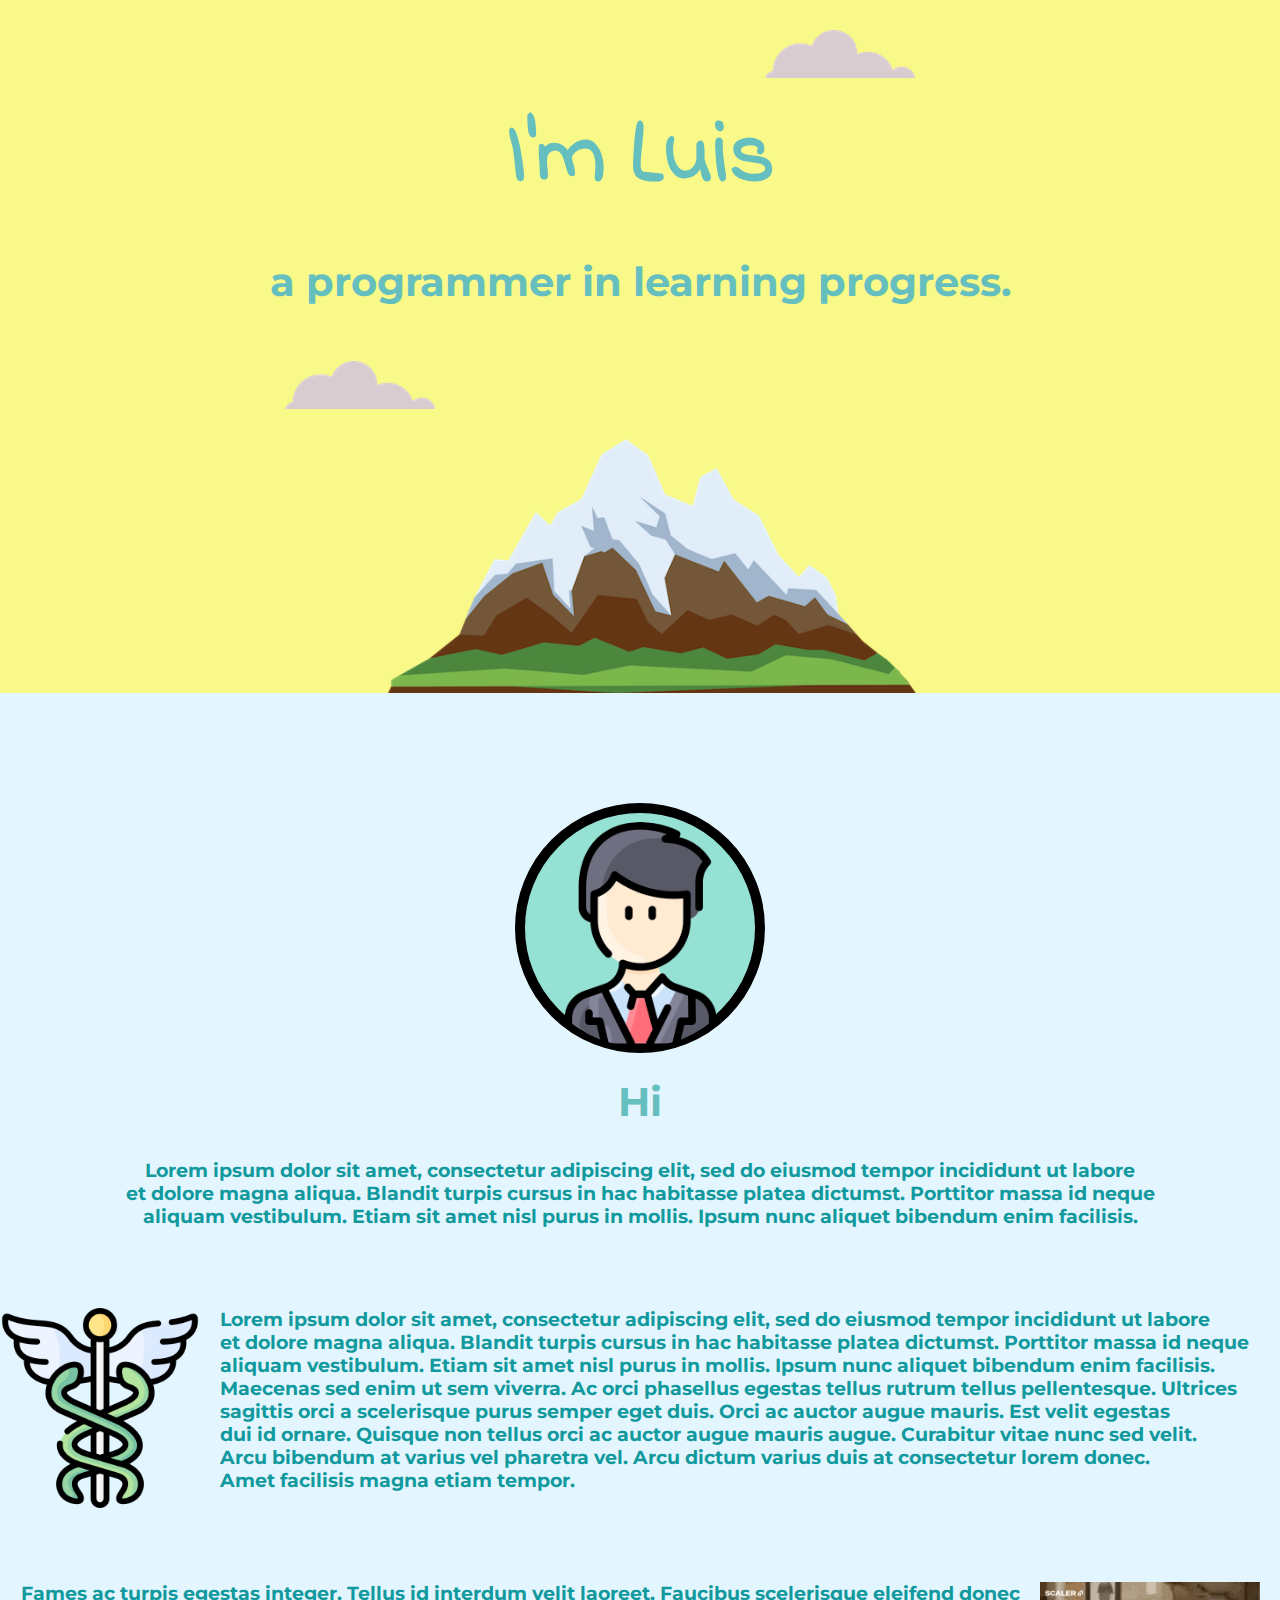
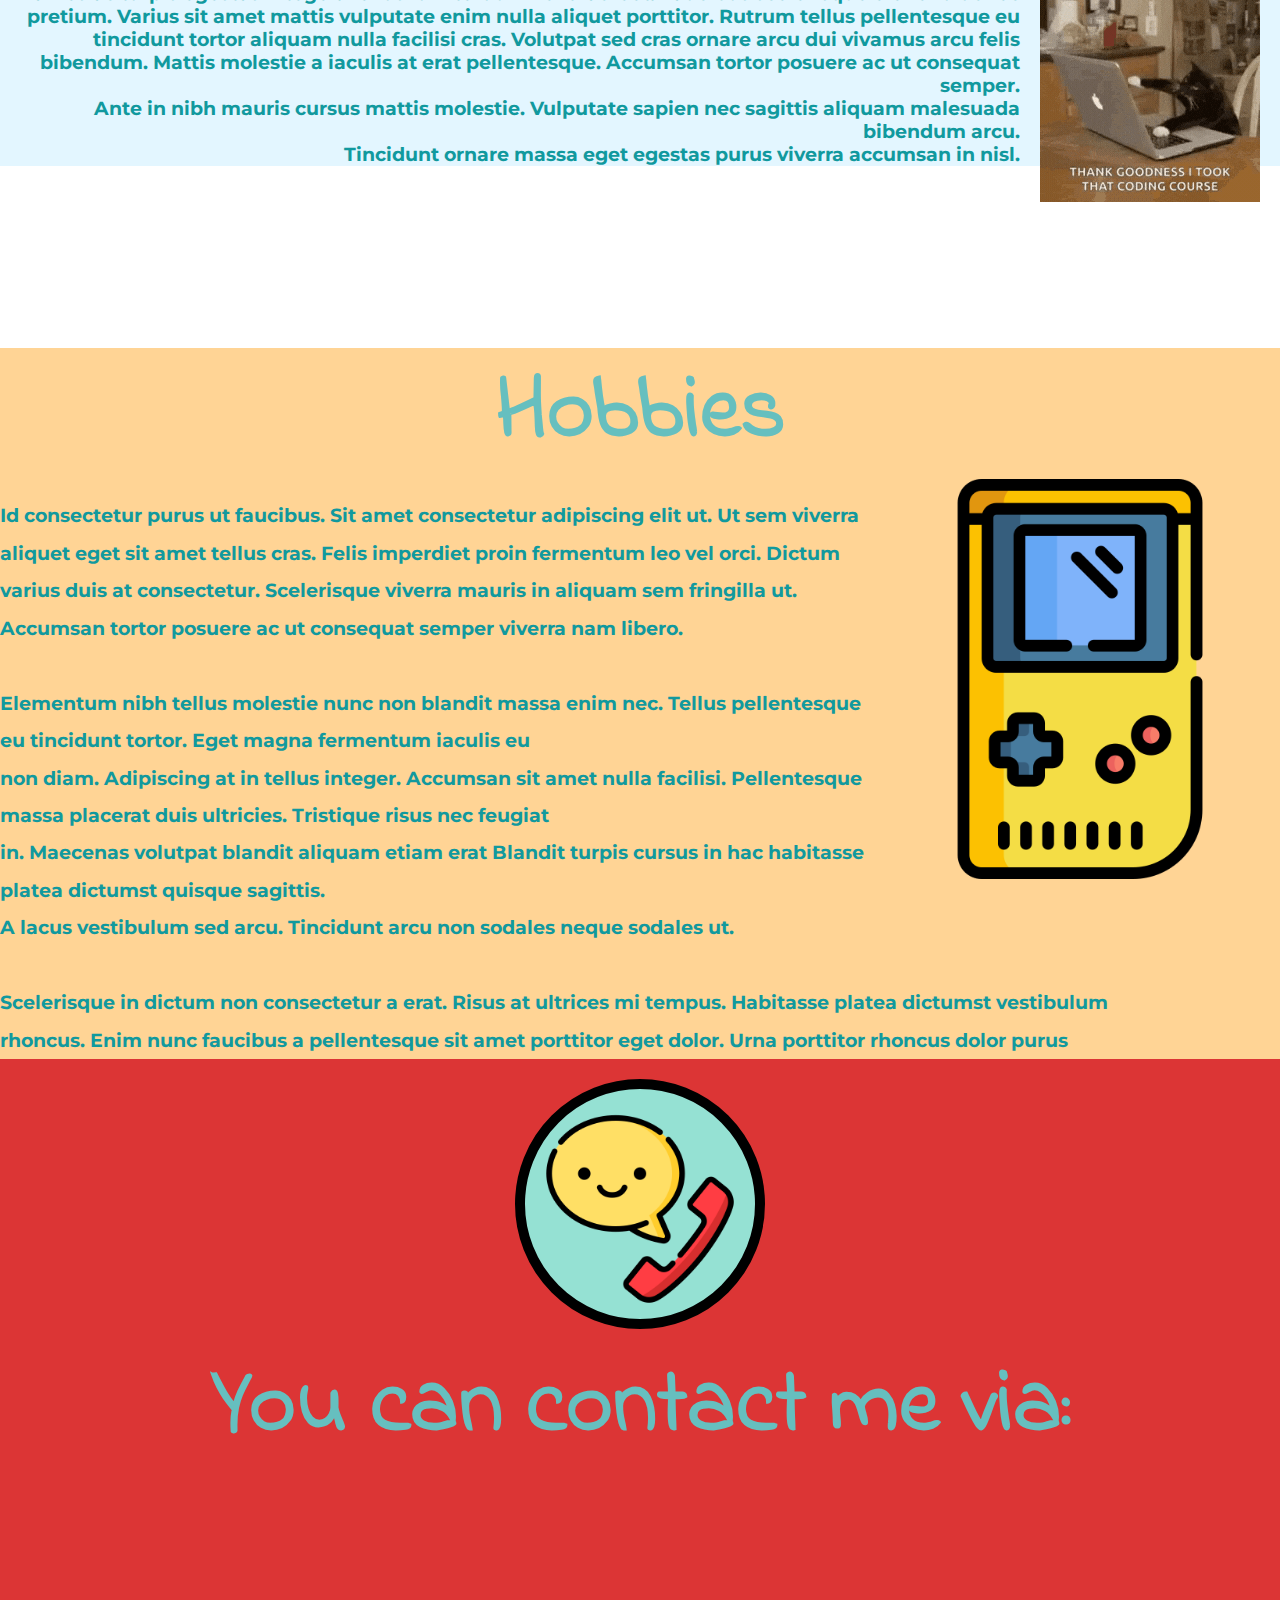
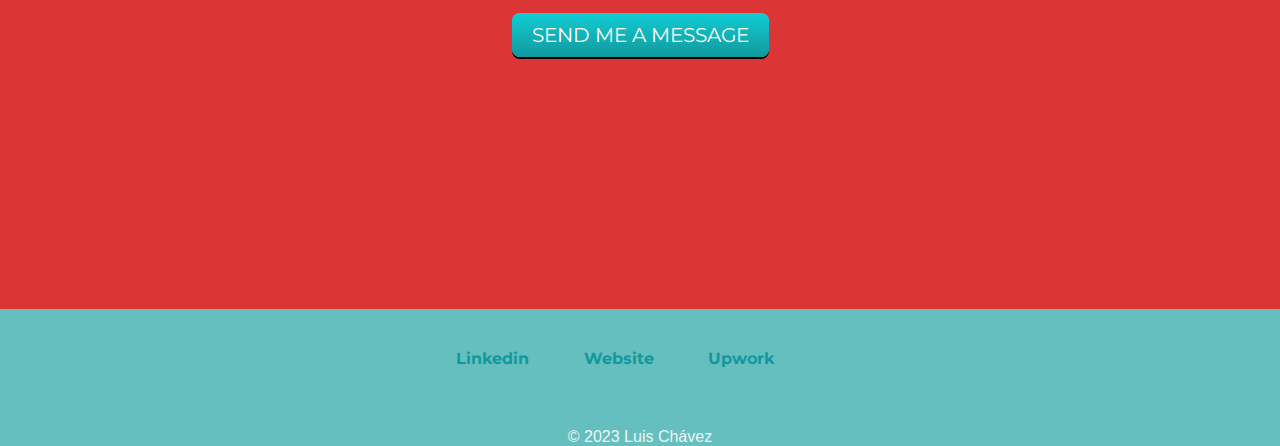
<file: index.html>
<html>
    <head>
        <meta charset="utf-8">
        <title> Luis </title>
        <link rel="stylesheet" href="styles.css">
        <link rel="icon" href="favicon.ico">
        <link rel="preconnect" href="https://fonts.googleapis.com">
<link rel="preconnect" href="https://fonts.gstatic.com" crossorigin>
<link href="https://fonts.googleapis.com/css2?family=Indie+Flower&family=Montserrat&family=Rubik&display=swap"
      rel="stylesheet">
    </head>
    <body>

        <div class="top">
            <img class="top-cloud" src="cloud.png" alt="cloud image">
            <h1>I'm Luis</h1>
            <h2>a <span>pro</span>grammer in learning progress.</h2>
            <img class="bottom-cloud" src="cloud.png" alt="cloud image">
            <img class="mountain" src="mountain.png" alt="mountain image">
        </div>

        <div class="presentation-background">
            <span class="icon-background"><img class="icon" src="man.png" alt="Icon"></span>
            <h2 id="text-below-icon">Hi</h2>
            <h3 class="text-me">Lorem ipsum dolor sit amet, consectetur adipiscing elit, sed do eiusmod tempor incididunt ut labore <br>
                et dolore magna aliqua. Blandit turpis cursus in hac habitasse platea dictumst. Porttitor massa id neque<br>
                aliquam vestibulum. Etiam sit amet nisl purus in mollis. Ipsum nunc aliquet bibendum enim facilisis.<br></h3>
            <img id="medicine-symbol" src="simbolo.png" alt="medicine-logo">
            <h3 id="medicine">Lorem ipsum dolor sit amet, consectetur adipiscing elit, sed do eiusmod tempor incididunt ut labore <br>
                et dolore magna aliqua. Blandit turpis cursus in hac habitasse platea dictumst. Porttitor massa id neque<br>
                aliquam vestibulum. Etiam sit amet nisl purus in mollis. Ipsum nunc aliquet bibendum enim facilisis.<br>
                Maecenas sed enim ut sem viverra. Ac orci phasellus egestas tellus rutrum tellus pellentesque. Ultrices<br>
                sagittis orci a scelerisque purus semper eget duis. Orci ac auctor augue mauris. Est velit egestas<br>
                dui id ornare. Quisque non tellus orci ac auctor augue mauris augue. Curabitur vitae nunc sed velit.<br>
                Arcu bibendum at varius vel pharetra vel. Arcu dictum varius duis at consectetur lorem donec.<br>
                Amet facilisis magna etiam tempor.</h3>
            <img id="cat" src="cat gif.gif" alt="cat coding.gif">
            <h3 id="coding">Fames ac turpis egestas integer. Tellus id interdum velit laoreet. Faucibus scelerisque eleifend donec<br>
                pretium. Varius sit amet mattis vulputate enim nulla aliquet porttitor. Rutrum tellus pellentesque eu<br>
                tincidunt tortor aliquam nulla facilisi cras. Volutpat sed cras ornare arcu dui vivamus arcu felis<br>
                bibendum. Mattis molestie a iaculis at erat pellentesque. Accumsan tortor posuere ac ut consequat semper.<br>
                Ante in nibh mauris cursus mattis molestie. Vulputate sapien nec sagittis aliquam malesuada bibendum arcu.<br>
                Tincidunt ornare massa eget egestas purus viverra accumsan in nisl.</h3>
        </div>
        <div class="hobbies">
            <h1 id="hobbie-title" align="center">Hobbies</h1>
            <img id="gameboy" src="videogames.png" alt="videogame.png">
            <h3 id="hobbie-text" align="left">Id consectetur purus ut faucibus. Sit amet consectetur adipiscing elit ut. Ut sem viverra aliquet eget sit amet tellus cras. Felis imperdiet proin fermentum leo vel orci. Dictum varius duis at consectetur. Scelerisque viverra mauris in aliquam sem fringilla ut. Accumsan tortor posuere ac ut consequat semper viverra nam libero.<br><br>
                Elementum nibh tellus molestie nunc non blandit massa enim nec. Tellus pellentesque eu tincidunt tortor. Eget magna fermentum iaculis eu<br>
                non diam. Adipiscing at in tellus integer.
                Accumsan sit amet nulla facilisi. Pellentesque massa placerat duis ultricies. Tristique risus nec feugiat<br>
                in. Maecenas volutpat blandit aliquam etiam erat

                Blandit turpis cursus in hac habitasse platea dictumst quisque sagittis.<br> A lacus vestibulum sed arcu. Tincidunt arcu non sodales neque sodales ut.<br><br>
                Scelerisque in dictum non consectetur a erat. Risus at ultrices mi tempus. Habitasse platea dictumst vestibulum<br>
                rhoncus. Enim nunc faucibus a pellentesque sit amet porttitor eget dolor. Urna porttitor rhoncus dolor purus<br>

               </h3>
        </div>
        <div class="contact">
            <span class="icon-background"><img id="contact-icon" src="call.png"></span>
            <br>
            <br>
            <h1 class="Contact-t"> You can contact me via:</h1>
            <span class="btn"><a href="https://www.faunayaccion.com/img/animals/rata_calva_mamiferos_roedores_rata_calva_93fec1.jpeg">SEND ME A MESSAGE</a></span>
        </div>
    </body>
    <footer>
    <div class="foot">
      <a class="social" href="https://www.faunayaccion.com/img/animals/rata_calva_mamiferos_roedores_rata_calva_93fec1.jpeg">Linkedin</a>
       <a class="social" href="https://www.faunayaccion.com/img/animals/rata_calva_mamiferos_roedores_rata_calva_93fec1.jpeg">Website</a>
        <a class="social" href="https://www.faunayaccion.com/img/animals/rata_calva_mamiferos_roedores_rata_calva_93fec1.jpeg">Upwork</a>
        <p class="copy">© 2023 Luis Chávez</p>
    </div>
    </footer>
</html>
</file>
<file: styles.css>
body {
      overflow-x: hidden;
      margin: 0px;
      margin-bottom: -19px;
      text-align: center;
      font-family: Verdana, sans-serif
      }

h1 {
    color: #66BFBF;
    font-size: 5.625rem;
    margin: 15px auto 0 auto;
    font-family: Indie Flower, handwriting;
    }

h2 {
    color: #66BFBF;
    font-size: 2.5rem;
    font-family: Montserrat, sans-serif;

    }

h3 {
    color: #11999E;
    font-family: Montserrat, sans-serif;
    }

a:link { text-decoration: none; }
a:visited { text-decoration: none; }
a:hover { text-decoration: none;
           color: EAF6F6;}
a:active { text-decoration: none; }
a {color: white;
   font-family: Montserrat, sans-serif;}

.top {
      background-color: F8F988;
      padding: 30px;
      position: relative;
      }

.top-cloud {
            position: relative;
            left: 200px;
            }

.bottom-cloud {
               position: relative;
               right: 10px;
               bottom: 250px;
               }

.mountain {
           position: relative;
           right: 65px;
           top: 40px;
           height: 320px;
           }



.presentation-background {
                          padding-top: 90px;
                          background-color: E3F6FF;
                          position: relative;
                          margin-bottom: -18;
}

.icon {
       height: 225px;
       width: 225px;
       position: relative;
       top: 9px;
       border-radius: 50%}

.icon-background {
                  background-color: #95E1D3;
                  height: 230px;
                  width: 230px;
                  border-radius: 50%;
                  display: inline-block;
                  position: relative;
                  top: 20px;
                  border-style: solid;
                  border-width: 10px;

                  }

#text-below-icon {
                  position: relative;
                  padding-top: 10px;
                  }
.text-me {
          margin-bottom: 80px;
          }

#medicine-symbol {height: 200;
                  width: 200;
                  display: inline-object;
                  float: left;
                  margin-right: 20px;
                  }
#medicine {
           text-align: left;
           margin-bottom: 90px;
           }

#cat {
      float: right;
      margin-left: 20px;
      padding-right: 20px;
      }

#coding {
         text-align: right;
         margin-bottom: 200px;
         }

.hobbies {
      background-color: #FFD495;
      position: relative;
      margin-bottom: -19px;
      }

#hobbie-text {line-height: 2;

             }

#gameboy {float: right;
          height: 400px;
          width: 400px;
           }


.contact {
      height: 850px;
      background-color: DC3535;
      position: relative;
      }

#contact-icon {height: 200px;
          width: 200px;
          position: relative;
          top: 20px;
          }

.Contact-t {margin-bottom: 150px;}

.btn {
  background: #11cdd4;
  background-image: -webkit-linear-gradient(top, #11cdd4, #11999e);
  background-image: -moz-linear-gradient(top, #11cdd4, #11999e);
  background-image: -ms-linear-gradient(top, #11cdd4, #11999e);
  background-image: -o-linear-gradient(top, #11cdd4, #11999e);
  background-image: linear-gradient(to bottom, #11cdd4, #11999e);
  -webkit-border-radius: 8;
  -moz-border-radius: 8;
  border-radius: 8px;
  -webkit-box-shadow: 0px 2px 0px #000000;
  -moz-box-shadow: 0px 2px 0px #000000;
  box-shadow: 0px 2px 0px #000000;
  font-family: Montserrat, sans-serif;
  color: #ffffff;
  font-size: 20px;
  padding: 10px 20px 10px 20px;
  text-decoration: none;
}

.btn:hover {
  background: #30e3cb;
  background-image: -webkit-linear-gradient(top, #30e3cb, #2bc4ad);
  background-image: -moz-linear-gradient(top, #30e3cb, #2bc4ad);
  background-image: -ms-linear-gradient(top, #30e3cb, #2bc4ad);
  background-image: -o-linear-gradient(top, #30e3cb, #2bc4ad);
  background-image: linear-gradient(to bottom, #30e3cb, #2bc4ad);
  text-decoration: none;
}

.foot {
       position: relative;
       background-color: #66BFBF;
       }

.social {position:relative;
         top: 40px;
         font-weight: bold;
         color: #11999E;
         margin: 100px 50px 30px auto
         }
.copy {color:#EAF6F6;
       margin-top: 100px;
       }
</file>
